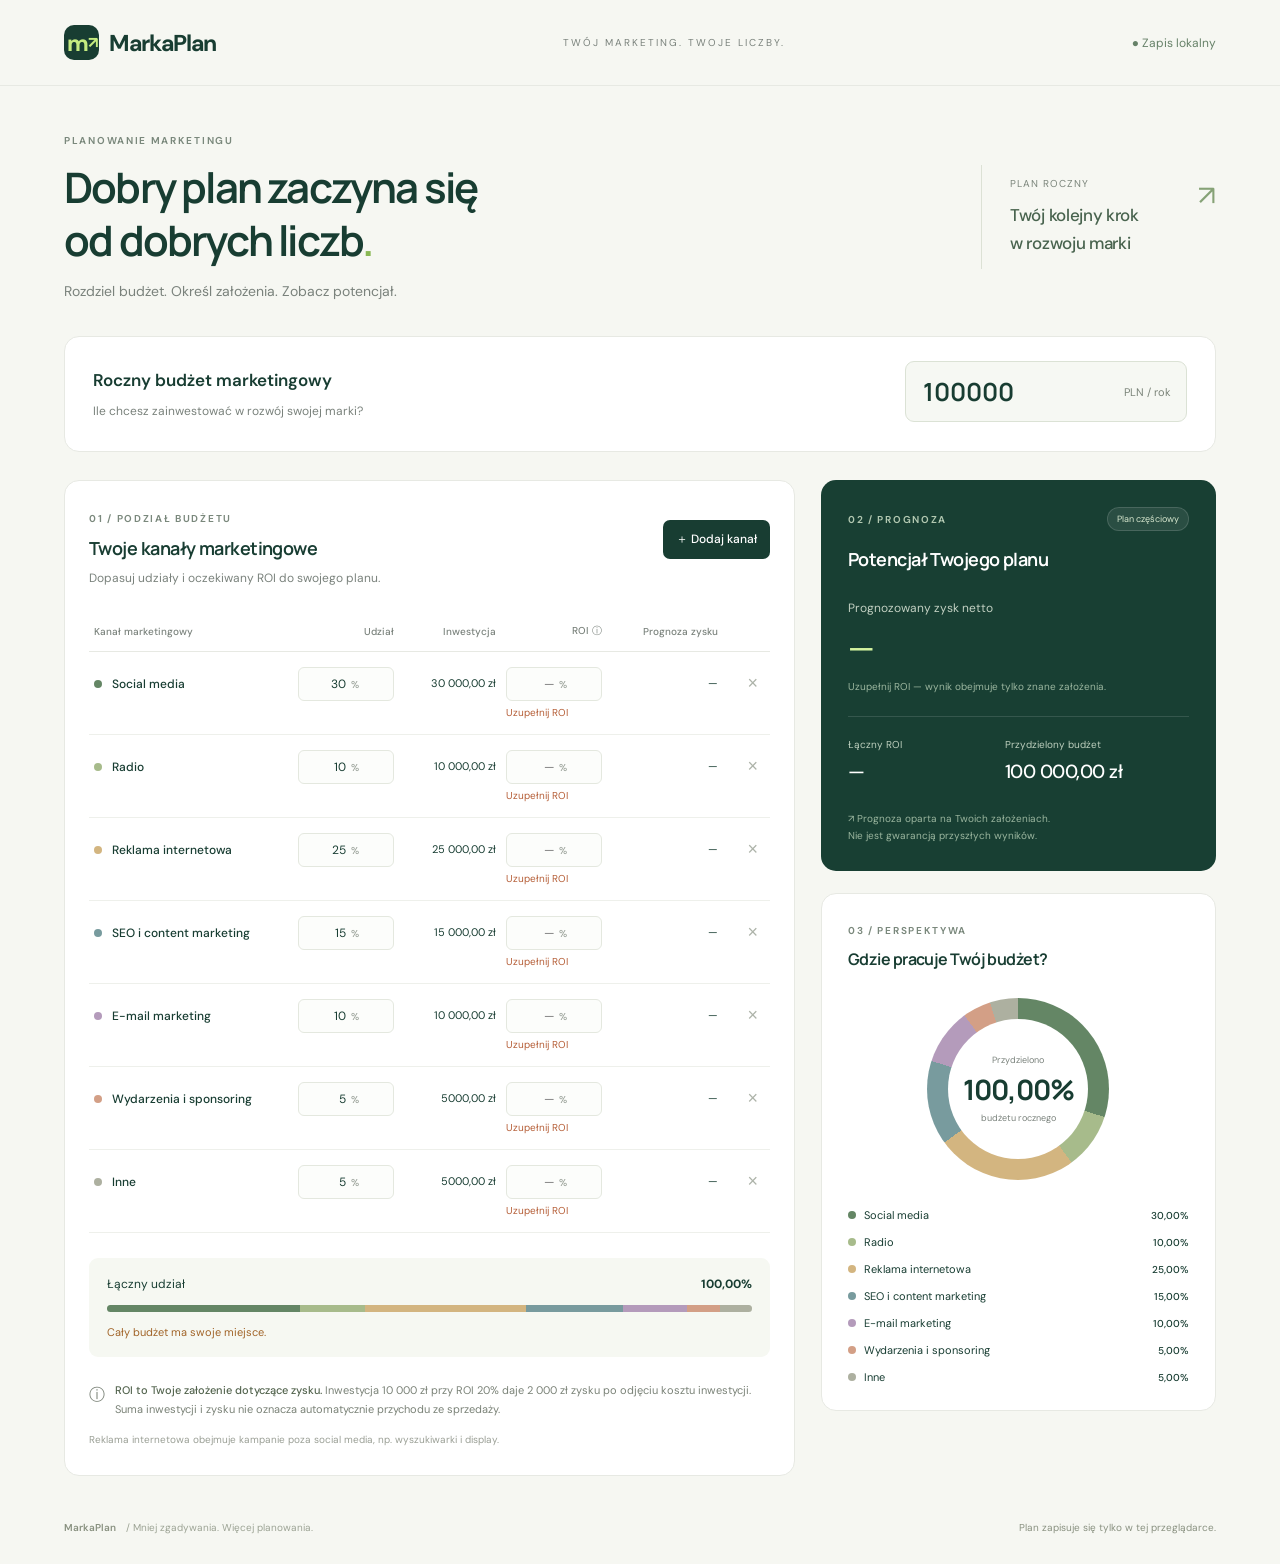
<file: index.html>
<!doctype html><html lang="pl"><head><meta charset="UTF-8"><meta name="viewport" content="width=device-width,initial-scale=1"><title>MarkaPlan — planuj budżet marketingowy</title><link rel="stylesheet" href="style.css"></head><body><header><a class="brand" href="./"><span class="logo">m<span>↗</span></span>MarkaPlan</a><span class="head-label">TWÓJ MARKETING. TWOJE LICZBY.</span><span id="save" class="saved" role="status">● Zapis lokalny</span></header><main><div class="intro"><div><div class="eyebrow">PLANOWANIE MARKETINGU</div><h1>Dobry plan zaczyna się<br>od dobrych liczb<span>.</span></h1><p>Rozdziel budżet. Określ założenia. Zobacz potencjał.</p></div><div class="year">PLAN ROCZNY <span>↗</span><strong>Twój kolejny krok<br>w rozwoju marki</strong></div></div><section class="budget panel"><div><label for="budget">Roczny budżet marketingowy</label><p>Ile chcesz zainwestować w rozwój swojej marki?</p></div><div><div class="money-input"><input id="budget" inputmode="decimal" value="100000" aria-describedby="budget-error"><span>PLN / rok</span></div><small id="budget-error" class="error"></small></div></section><div class="workspace"><section class="panel channels"><div class="section-head"><div><span class="eyebrow">01 / PODZIAŁ BUDŻETU</span><h2>Twoje kanały marketingowe</h2></div><button id="add" class="button">＋ Dodaj kanał</button></div><p class="hint">Dopasuj udziały i oczekiwany ROI do swojego planu.</p><div class="table-wrap"><table><thead><tr><th>Kanał marketingowy</th><th>Udział</th><th>Inwestycja</th><th>ROI <span title="Zysk po odjęciu inwestycji. 10 000 zł × ROI 20% = 2 000 zł zysku.">ⓘ</span></th><th>Prognoza zysku</th><th></th></tr></thead><tbody id="rows"></tbody></table></div><div class="allocation"><div><span>Łączny udział</span><strong id="total-share"></strong></div><div class="track" id="track"></div><p id="allocation-note" role="status"></p></div><div class="roi-help"><span>ⓘ</span><p><strong>ROI to Twoje założenie dotyczące zysku.</strong> Inwestycja 10 000 zł przy ROI 20% daje 2 000 zł zysku po odjęciu kosztu inwestycji. Suma inwestycji i zysku nie oznacza automatycznie przychodu ze sprzedaży.</p></div><p class="footnote">Reklama internetowa obejmuje kampanie poza social media, np. wyszukiwarki i display.</p></section><aside><section class="summary"><div class="section-head"><span class="eyebrow">02 / PROGNOZA</span><span class="status" id="status"></span></div><h2>Potencjał Twojego planu</h2><span class="metric-label">Prognozowany zysk netto</span><div class="big" id="profit"></div><p id="profit-note"></p><div class="summary-bottom"><div><span>Łączny ROI</span><strong id="roi"></strong></div><div><span>Przydzielony budżet</span><strong id="allocated"></strong></div></div><div class="forecast-note">↗ Prognoza oparta na Twoich założeniach.<br>Nie jest gwarancją przyszłych wyników.</div></section><section class="panel chart-panel"><span class="eyebrow">03 / PERSPEKTYWA</span><h2>Gdzie pracuje Twój budżet?</h2><div class="donut" id="donut"><div><small>Przydzielono</small><strong id="chart-total"></strong><small>budżetu rocznego</small></div></div><div id="legend"></div></section></aside></div><footer><span>MarkaPlan <span class="muted">/ Mniej zgadywania. Więcej planowania.</span></span><span>Plan zapisuje się tylko w tej przeglądarce.</span></footer></main><script type="module" src="app.js"></script></body></html>
</file>
<file: style.css>
@import url('https://fonts.googleapis.com/css2?family=DM+Sans:wght@400;450;500;550;600;650;700&family=Manrope:wght@400;500;600;650;700;750;800&display=swap');
:root{--ink:#183d32;--muted:#7a827c;--line:#e7e9e3;--bg:#f6f7f2;--green:#c5ec80}*{box-sizing:border-box}body{margin:0;background:var(--bg);color:var(--ink);font-family:'DM Sans',sans-serif;font-size:14px}header{height:86px;border-bottom:1px solid var(--line);display:flex;align-items:center;justify-content:space-between;padding:0 5%}.brand{color:var(--ink);text-decoration:none;display:flex;align-items:center;gap:10px;font-size:23px;font-weight:750;letter-spacing:-1px}.logo{background:var(--ink);color:var(--green);width:35px;height:35px;border-radius:10px;display:inline-flex;align-items:center;justify-content:center}.logo span{font-size:16px}.head-label{font-size:10px;letter-spacing:2px;color:var(--muted)}.saved{font-size:12px;color:#668168}main{max-width:1500px;padding:48px 5% 0;margin:auto}.intro{display:flex;justify-content:space-between;align-items:center;margin-bottom:36px}.eyebrow{font-size:10px;letter-spacing:1.7px;font-weight:650;color:#7a887c}h1{font-family:Manrope,sans-serif;font-size:42px;letter-spacing:-1.8px;line-height:1.25;font-weight:650;margin:14px 0}h1>span{color:#89b854}.intro p{color:var(--muted);margin:16px 0 0}.year{border-left:1px solid #dce1d5;padding:12px 0 12px 28px;color:#7b857b;font-size:10px;letter-spacing:1px;min-width:235px}.year>span{float:right;font-size:28px;color:#86a276}.year strong{display:block;font-size:17px;letter-spacing:-.3px;font-weight:500;line-height:1.6;color:#48634e;margin-top:12px}.panel{background:#fff;border:1px solid var(--line);border-radius:15px}.budget{padding:24px 28px;display:flex;align-items:center;justify-content:space-between;margin-bottom:28px}.budget label{font-size:17px;font-weight:600}.budget p{color:var(--muted);font-size:12px;margin-bottom:0}.money-input{display:flex;align-items:center;background:#f6f8f3;border:1px solid #dbe2d5;border-radius:9px;padding:11px 15px;gap:18px}.money-input input{font-family:Manrope,sans-serif;background:none;border:none;outline:none;width:185px;font-size:25px;font-weight:650;color:var(--ink)}.money-input span{font-size:11px;color:#7b8479;white-space:nowrap}.workspace{display:grid;grid-template-columns:minmax(0,1.85fr) minmax(310px,1fr);gap:26px;align-items:start}.channels{padding:27px 24px}.section-head{display:flex;justify-content:space-between;align-items:center;gap:10px}h2{font-family:Manrope,sans-serif;font-size:18px;letter-spacing:-.55px;font-weight:650;margin:10px 0}.button{background:var(--ink);color:white;border:0;border-radius:7px;padding:11px 13px;font:500 12px 'DM Sans',sans-serif;cursor:pointer;white-space:nowrap}.button:hover{background:#2b5847}.hint{color:var(--muted);font-size:12px;margin:0 0 25px}.table-wrap{overflow:auto}table{width:100%;border-collapse:collapse;font-size:12px}th{font-size:10px;font-weight:500;text-align:right;padding:13px 5px;border-bottom:1px solid var(--line);color:var(--muted);white-space:nowrap}th:first-child{text-align:left}td{padding:15px 5px;border-bottom:1px solid #eef0eb;text-align:right;vertical-align:top}td:first-child{min-width:150px;width:30%}.name-wrap{display:flex;align-items:center;gap:8px;padding-top:7px}.dot{width:8px;height:8px;border-radius:50%;flex:none}input{font:inherit;color:var(--ink)}.name-input{border:0;background:transparent;width:100%;min-width:95px;padding:2px;font-weight:500}.num-wrap{display:flex;align-items:center;border:1px solid #e4e8df;border-radius:6px;padding:7px 6px;gap:3px;background:#fcfdfb}.num-wrap input{width:43px;text-align:right;border:0;background:none;outline:none}.num-wrap span{color:#8d958c;font-size:10px}.amount{white-space:nowrap;padding-top:24px;font-variant-numeric:tabular-nums;font-size:11px}.delete{border:0;background:none;color:#adb3a9;padding:7px;cursor:pointer;font-size:18px;line-height:18px}.delete:hover{color:#b24e42;background:#fff0ee;border-radius:5px}.error{display:block;color:#b55e37;font-size:10px;max-width:110px;text-align:left;margin-top:5px}.budget .error{max-width:none}.allocation{margin-top:25px;padding:18px;background:#f6f8f2;border-radius:9px}.allocation>div:first-child{display:flex;justify-content:space-between;font-size:12px}.track{display:flex;height:7px;background:#e5e8df;margin:13px 0;border-radius:6px;overflow:hidden}.track span{height:100%}.allocation p{font-size:11px;margin:0;color:#6d7e64}.allocation p.warning{color:#a16428}.roi-help{display:flex;gap:10px;color:#7a8277;line-height:1.7;font-size:11px;margin-top:24px}.roi-help>span{font-size:16px}.roi-help p{margin:0}.roi-help strong{color:#53644e;font-weight:500}.footnote{font-size:10px;color:#9a9f95;line-height:1.6;margin:14px 0 0}.summary{background:#183f33;color:#fff;border-radius:15px;padding:27px}.summary .eyebrow{color:#b2c8b1}.summary h2{font-size:18px;margin:16px 0 27px}.status{font-size:9px;background:#ffffff14;border:1px solid #ffffff24;border-radius:20px;padding:5px 9px;color:#d8e8cf}.metric-label{font-size:12px;color:#c2d0c2}.big{color:#d4f3a0;font-family:Manrope,sans-serif;font-size:34px;font-weight:500;letter-spacing:-1.4px;margin:8px 0}.summary>p{color:#9bb69f;font-size:10px;min-height:14px}.summary-bottom{display:grid;grid-template-columns:1fr 1.3fr;border-top:1px solid #ffffff20;margin-top:22px;padding-top:21px;gap:15px}.summary-bottom span{font-size:10px;color:#bdcfbe;display:block}.summary-bottom strong{display:block;font-weight:500;font-size:19px;margin-top:8px;letter-spacing:-.5px}.forecast-note{font-size:10px;color:#9bb69f;line-height:1.7;margin-top:26px}.chart-panel{margin-top:22px;padding:26px}.chart-panel h2{font-size:16px}.donut{width:182px;height:182px;border-radius:50%;margin:28px auto;display:grid;place-items:center;background:#edf0e6}.donut>div{border-radius:50%;background:white;width:140px;height:140px;display:flex;flex-direction:column;align-items:center;justify-content:center}.donut small{font-size:9px;color:var(--muted)}.donut strong{font-family:Manrope,sans-serif;font-size:28px;letter-spacing:-1px;margin:4px 0}.legend-row{display:flex;align-items:center;gap:8px;font-size:11px;margin-top:13px}.legend-row .legend-name{flex:1}.legend-row strong{font-size:10px;font-weight:500}footer{display:flex;justify-content:space-between;padding:30px 0;margin-top:15px;font-size:10px;color:#899180}footer>span:first-child{font-weight:600}.muted{font-weight:400;color:#9ca394;margin-left:8px}input:focus-visible,button:focus-visible,a:focus-visible{outline:2px solid #84a85d;outline-offset:3px}input[aria-invalid=true]{color:#b55e37}@media(min-width:1450px){.amount{font-size:12px}}@media(max-width:1100px){main{padding:30px 3% 0}.workspace{grid-template-columns:1fr}aside{display:grid;grid-template-columns:1fr 1fr;gap:20px}.chart-panel{margin:0}.amount{font-size:12px}}@media(max-width:640px){header{height:68px;padding:0 5%}.head-label{display:none}.saved{font-size:10px}main{padding:30px 5% 0}h1{font-size:31px;letter-spacing:-1px}.year{display:none}.intro{margin-bottom:26px}.budget{display:block;padding:20px}.money-input{margin-top:20px}.money-input input{width:100%}.workspace{gap:18px}.channels{padding:20px 14px}.section-head h2{font-size:16px}.button{padding:10px;font-size:10px}.hint{font-size:11px;line-height:1.6}.eyebrow{font-size:9px}aside{display:block}.chart-panel{margin-top:18px}footer{gap:20px;line-height:1.7}.muted{display:none}.table-wrap{margin-right:-8px}table{min-width:590px}.summary-bottom strong{font-size:21px}}
</file>
